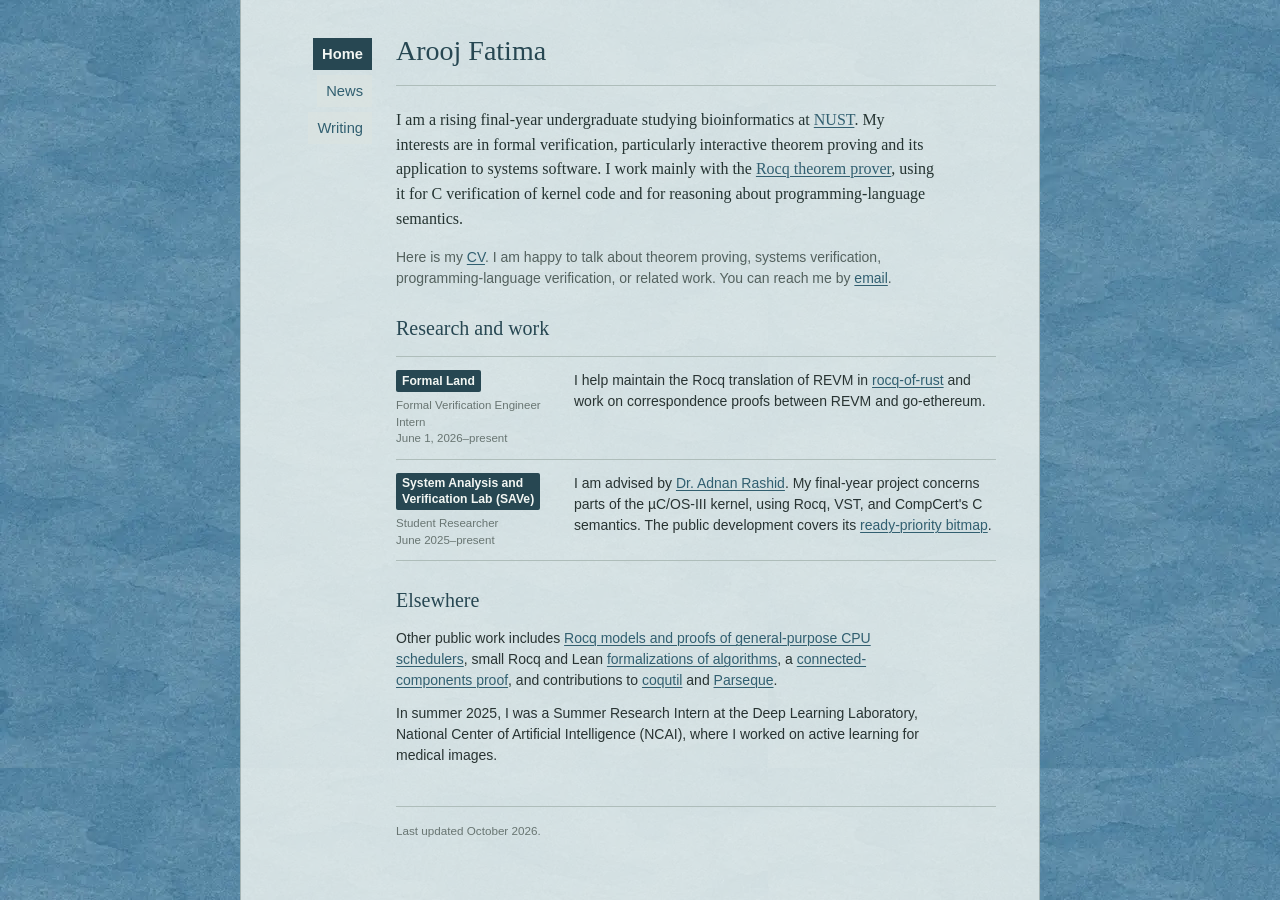
<file: index.html>
<!doctype html>
<html lang="en">
<head>
    <meta charset="utf-8">
    <meta name="viewport" content="width=device-width, initial-scale=1">
    <meta name="description" content="Academic homepage of Arooj Fatima.">
    <title>Arooj Fatima</title>
    <link rel="stylesheet" href="style.css">
</head>
<body>
    <div class="page">
        <header class="site_header">
            <div class="identity">
                <a class="site_name" href="index.html">Arooj Fatima</a>
            </div>

            <nav aria-label="Main navigation">
                <a class="current" href="index.html" aria-current="page">Home</a>
                <a href="news.html">News</a>
                <a href="writing.html">Writing</a>
            </nav>
        </header>

        <main>
            <section class="opening">
                <p class="introduction">
                    I am a rising final-year undergraduate studying bioinformatics at
                    <a href="https://nust.edu.pk/">NUST</a>. My interests are in formal verification,
                    particularly interactive theorem proving and its application to systems
                    software. I work mainly with the
                    <a href="https://rocq-prover.org/">Rocq theorem prover</a>, using it for
                    C verification of kernel code and for reasoning about programming-language
                    semantics.
                </p>

                <p class="contact_line">
                    Here is my <a href="files/arooj-fatima-cv.pdf">CV</a>. I am happy to talk
                    about theorem proving, systems verification, programming-language verification,
                    or related work. You can reach me by
                    <a href="mailto:afatima.bsbi23sines@student.nust.edu.pk">email</a>.
                </p>
            </section>

            <section id="work">
                <h1>Research and work</h1>

                <div class="work_entry">
                    <div class="work_label">
                        <h2><a href="https://formal.land/">Formal Land</a></h2>
                        <p>Formal Verification Engineer Intern<br>June 1, 2026–present</p>
                    </div>

                    <p>
                        I help maintain the Rocq translation of REVM in
                        <a href="https://github.com/formal-land/coq-of-rust">rocq-of-rust</a>
                        and work on correspondence proofs between REVM and go-ethereum.
                    </p>
                </div>

                <div class="work_entry">
                    <div class="work_label">
                        <h2 class="long_label">System Analysis and<br>Verification Lab (SAVe)</h2>
                        <p>Student Researcher<br>June 2025–present</p>
                    </div>

                    <p>
                        I am advised by
                        <a href="https://scholar.google.com/citations?user=fmgsqYkAAAAJ&hl=en">Dr. Adnan Rashid</a>.
                        My final-year project concerns parts of the µC/OS-III kernel, using
                        Rocq, VST, and CompCert's C semantics. The public development covers its
                        <a href="https://codeberg.org/cascade/ucos3-vst">ready-priority bitmap</a>.
                    </p>
                </div>
            </section>

            <section id="other-work">
                <h1>Elsewhere</h1>

                <p>
                    Other public work includes
                    <a href="https://codeberg.org/cascade/sched-fv">Rocq models and proofs of general-purpose CPU schedulers</a>,
                    small Rocq and Lean
                    <a href="https://github.com/cascade77/formal-verification-algorithms">formalizations of algorithms</a>,
                    a <a href="https://github.com/cascade77/proof-star-convergence">connected-components proof</a>,
                    and contributions to
                    <a href="https://github.com/mit-plv/coqutil/pulls?q=is%3Apr+author%3Acascade77">coqutil</a>
                    and
                    <a href="https://github.com/rocq-community/parseque/pulls?q=is%3Apr+author%3Acascade77">Parseque</a>.
                </p>

                <p>
                    In summer 2025, I was a Summer Research Intern at the
                    Deep Learning Laboratory, National Center of Artificial Intelligence (NCAI),
                    where I worked on active learning for medical images.
                </p>
            </section>

        </main>

        <footer>
            <p>Last updated October 2026.</p>
        </footer>
    </div>
</body>
</html>
</file>
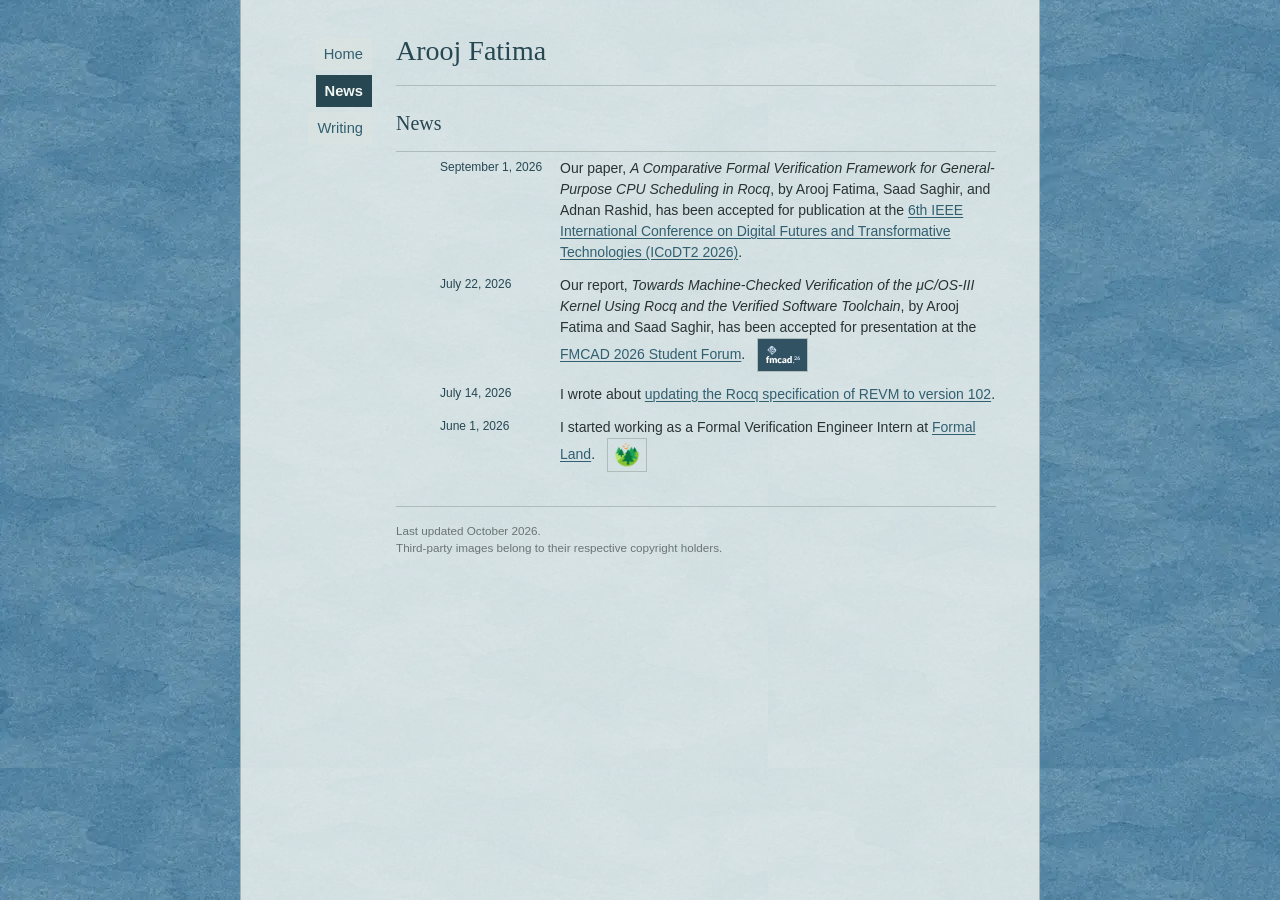
<file: news.html>
<!doctype html>
<html lang="en">
<head>
    <meta charset="utf-8">
    <meta name="viewport" content="width=device-width, initial-scale=1">
    <meta name="description" content="News from Arooj Fatima.">
    <title>News | Arooj Fatima</title>
    <link rel="stylesheet" href="style.css">
</head>
<body>
    <div class="page">
        <header class="site_header">
            <div class="identity">
                <a class="site_name" href="index.html">Arooj Fatima</a>
            </div>

            <nav aria-label="Main navigation">
                <a href="index.html">Home</a>
                <a class="current" href="news.html" aria-current="page">News</a>
                <a href="writing.html">Writing</a>
            </nav>
        </header>

        <main>
            <section>
                <h1>News</h1>

                <dl class="news_list">
                <div>
                    <dt><time datetime="2026-09-01">September 1, 2026</time></dt>
                    <dd>
                        Our paper, <cite>A Comparative Formal Verification Framework for
                        General-Purpose CPU Scheduling in Rocq</cite>, by
                        <span class="paper_authors">Arooj Fatima, Saad Saghir, and Adnan Rashid</span>, has been accepted for publication at the
                        <a href="https://conference.seecs.edu.pk/icodt2-2026/">6th IEEE International Conference on Digital Futures and Transformative Technologies (ICoDT2 2026)</a>.
                    </dd>
                </div>

                <div>
                    <dt><time datetime="2026-07-22">July 22, 2026</time></dt>
                    <dd>
                        Our report, <cite>Towards Machine-Checked Verification of the μC/OS-III
                        Kernel Using Rocq and the Verified Software Toolchain</cite>, by
                        <span class="paper_authors">Arooj Fatima and Saad Saghir</span>, has been accepted
                        for presentation at the
                        <a href="https://fmcad.org/FMCAD26/student_forum/">FMCAD 2026 Student Forum</a>.
                        <a class="event_mark fmcad_mark" href="https://fmcad.org/FMCAD26/student_forum/" aria-label="FMCAD 2026 Student Forum">
                            <img src="assets/fmcad-logo.svg" alt="FMCAD">
                        </a>
                    </dd>
                </div>

                <div>
                    <dt><time datetime="2026-07-14">July 14, 2026</time></dt>
                    <dd>
                        I wrote about <a href="https://formal.land/blog/2026/07/14/revm-v102-upgrade">updating
                        the Rocq specification of REVM to version 102</a>.
                    </dd>
                </div>

                <div>
                    <dt><time datetime="2026-06-01">June 1, 2026</time></dt>
                    <dd>
                        I started working as a Formal Verification Engineer Intern at
                        <a href="https://formal.land/">Formal Land</a>.
                        <a class="event_mark" href="https://formal.land/" aria-label="Formal Land">
                            <img src="assets/formal-land-logo.png" alt="Formal Land">
                        </a>
                    </dd>
                </div>
                </dl>
            </section>

        </main>

        <footer>
            <p>Last updated October 2026.</p>
            <p>Third-party images belong to their respective copyright holders.</p>
        </footer>
    </div>
</body>
</html>
</file>
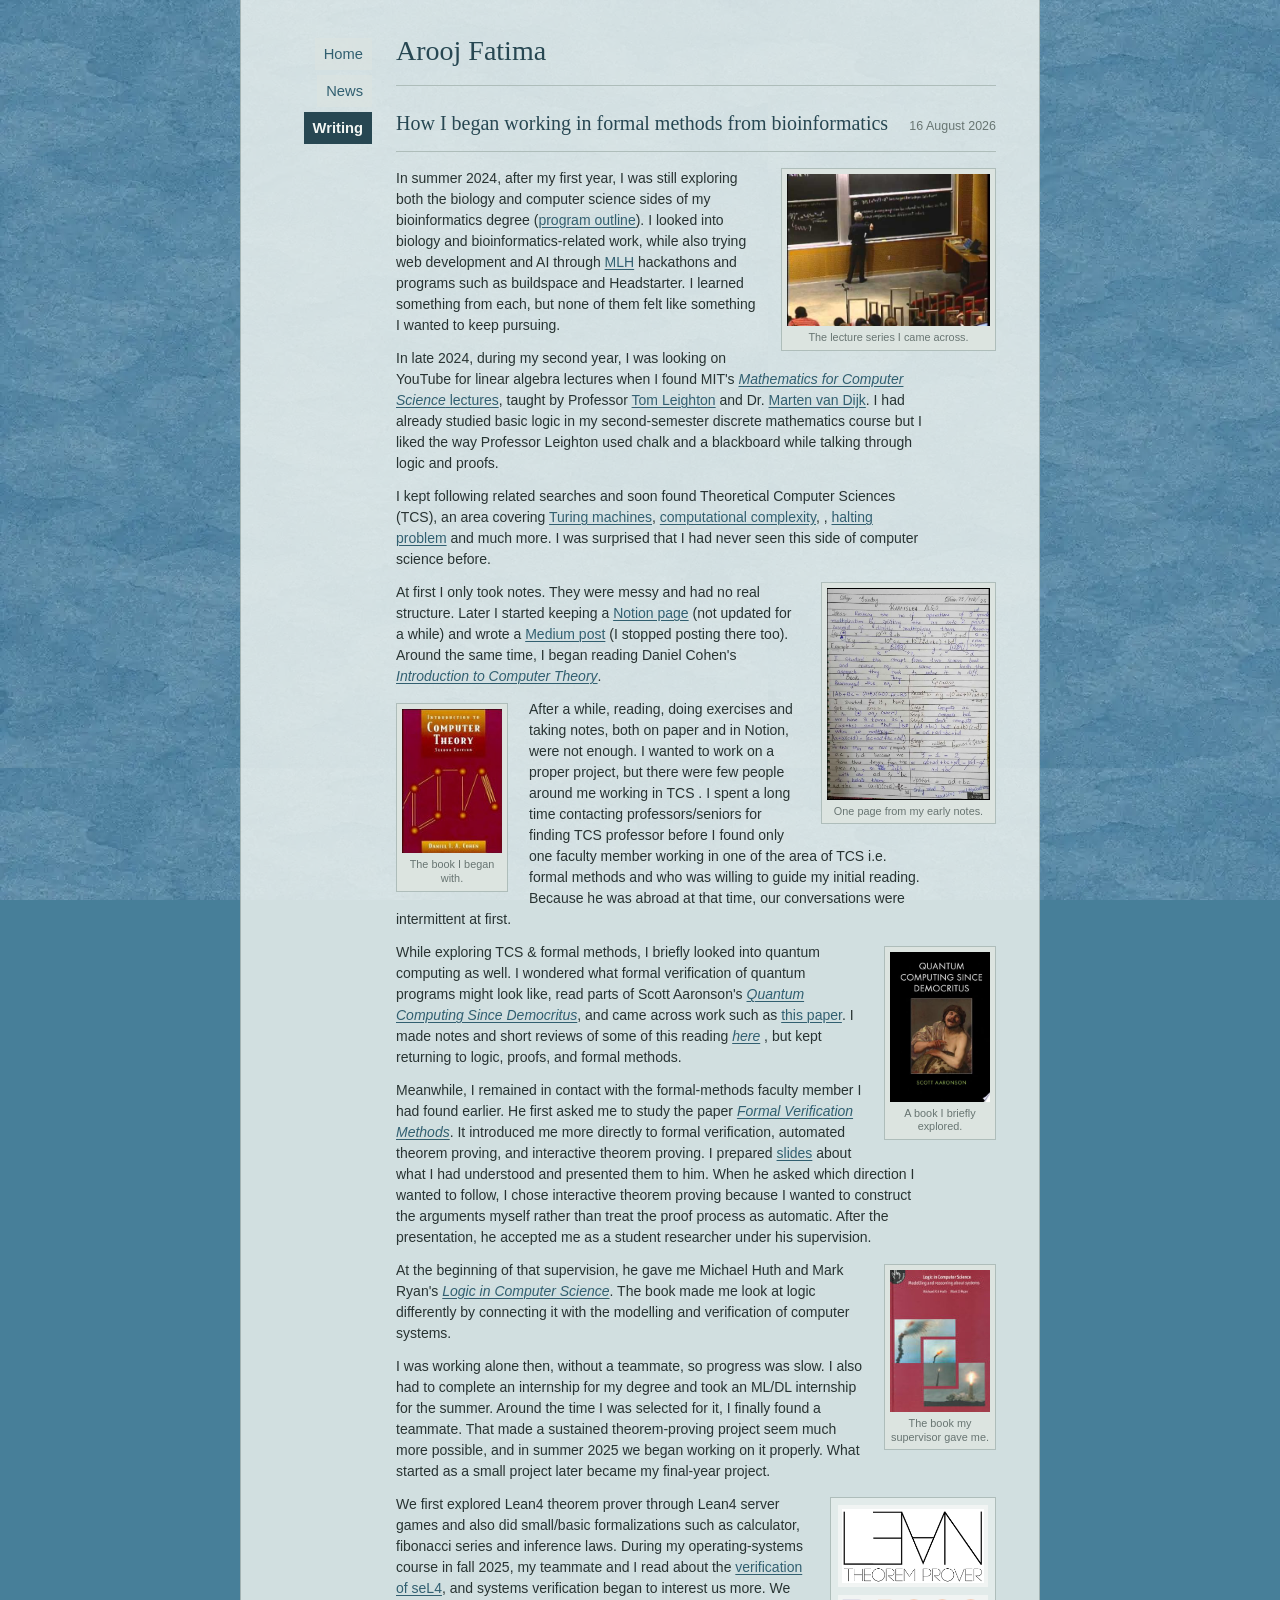
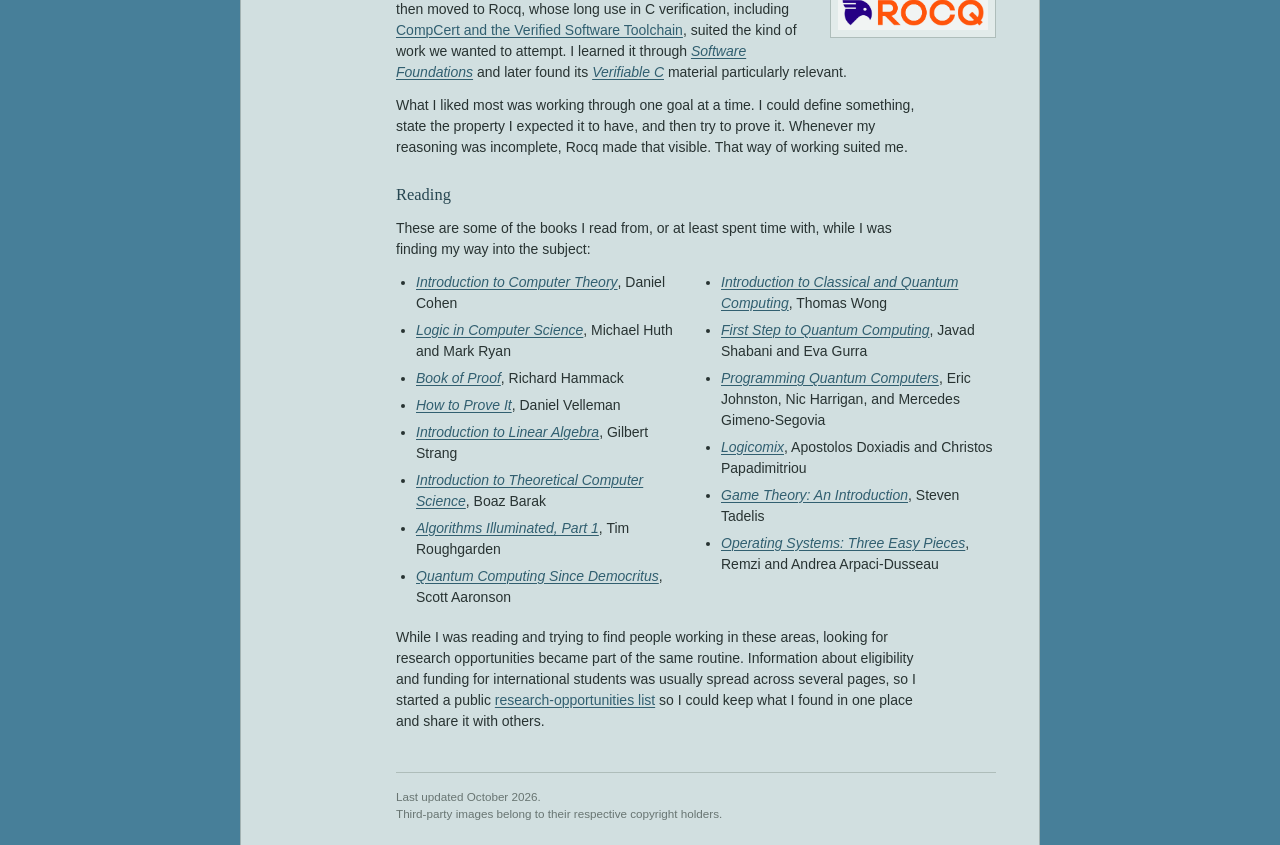
<file: personal.html>
<!doctype html>
<html lang="en">
<head>
    <meta charset="utf-8">
    <meta name="viewport" content="width=device-width, initial-scale=1">
    <meta name="description" content="How Arooj Fatima began working in formal methods from bioinformatics.">
    <title>How I began working in formal methods from bioinformatics | Arooj Fatima</title>
    <link rel="stylesheet" href="style.css">
</head>
<body>
    <div class="page">
        <header class="site_header">
            <div class="identity">
                <a class="site_name" href="index.html">Arooj Fatima</a>
            </div>

            <nav aria-label="Main navigation">
                <a href="index.html">Home</a>
                <a href="news.html">News</a>
                <a class="current" href="writing.html" aria-current="page">Writing</a>
            </nav>
        </header>

        <main>
            <article class="personal">
                <header class="article_header">
                    <h1>How I began working in formal methods from bioinformatics</h1>
                    <p>16 August 2026</p>
                </header>

                <figure class="video_picture">
                    <a href="https://www.youtube.com/playlist?list=PLB7540DEDD482705B">
                        <img src="assets/mit-mcs-lecture.jpg" alt="Tom Leighton teaching Mathematics for Computer Science at a blackboard">
                    </a>
                    <figcaption>The lecture series I came across.</figcaption>
                </figure>

               <p>
                  In summer 2024, after my first year, I was still exploring both the
                  biology and computer science sides of my bioinformatics degree
                  (<a href="https://sines.nust.edu.pk/program/bs-bioinformatics-for-fall-2023-entry">program outline</a>).
                  I looked into biology and bioinformatics-related work, while also trying
                   web development and AI through
                   <a href="https://www.mlh.com/">MLH</a> hackathons and programs such as
                 buildspace and Headstarter. I learned something from each, but none of
                 them felt like something I wanted to keep pursuing.
              </p>

                <p>
                    In late 2024, during my second year, I was looking on YouTube for
                    linear algebra lectures when I found MIT's
                    <a href="https://www.youtube.com/playlist?list=PLB7540DEDD482705B"><cite>Mathematics for Computer Science</cite> lectures</a>,
                    taught by Professor
                    <a href="https://math.mit.edu/directory/profile.html?pid=144">Tom Leighton</a>
                    and Dr.
                    <a href="https://scl.engr.uconn.edu/people/uli/info.php">Marten van Dijk</a>.
                    I had already studied basic logic in my second-semester discrete mathematics
                    course
                    but I liked the way Professor Leighton used chalk and a blackboard while talking
                    through logic and proofs.
                </p>

                <p>
                    I kept following related searches and soon found Theoretical Computer Sciences (TCS), an area covering
                    <a href="https://en.wikipedia.org/wiki/Turing_machine">Turing machines</a>,
                    <a href="https://en.wikipedia.org/wiki/Computational_complexity_theory">computational complexity</a>,
                    , <a href="https://en.wikipedia.org/wiki/Halting_problem">halting problem</a> and much more.
                    I was surprised that I had never seen this side of computer science before.
                </p>



                <figure class="notes_picture">
                    <a href="assets/early-paper-notes.png">
                        <img src="assets/early-paper-notes.png" alt="A page of handwritten notes about Karatsuba multiplication from February 2025">
                    </a>
                    <figcaption>One page from my early notes.</figcaption>
                </figure>

                <p>
                    At first I only took notes. They were messy and had no real structure. Later
                    I started keeping a
                    <a href="https://adaptive-cabinet-d28.notion.site/Sorta-Trying-181b884de0bf809f82f6f02ce667d0ae">Notion page</a>
                    (not updated for a while) and wrote a
                    <a href="https://medium.com/@aroojwork9/theoretical-cs-from-curiosity-to-consistency-7e35f3893bc5?sharedUserId=aroojwork9">Medium post</a>
                    (I stopped posting there too). Around the same time, I began reading
                    Daniel Cohen's
                    <a href="https://books.google.com/books/about/Introduction_to_Computer_Theory.html?id=YqScEAAAQBAJ"><cite>Introduction to Computer Theory</cite></a>.
                </p>

                <figure class="book_picture">
                    <a href="https://books.google.com/books/about/Introduction_to_Computer_Theory.html?id=YqScEAAAQBAJ">
                        <img src="assets/cohen-cover.jpg" alt="Cover of Introduction to Computer Theory by Daniel Cohen">
                    </a>
                    <figcaption>The book I began with.</figcaption>
                </figure>

                <p>
                    After a while, reading, doing exercises and taking notes, both on paper and in Notion, were not
                    enough. I wanted to work on a proper project, but there were few people around
                    me working in TCS . I spent a long time contacting professors/seniors for finding TCS professor before I
                    found only one faculty member working in one of the area of TCS i.e. formal methods and who was willing to guide my initial
                    reading. Because he was abroad at that time, our conversations were intermittent at first.
                </p>

                <figure class="quantum_book_picture">
                    <a href="https://www.cambridge.org/core/books/quantum-computing-since-democritus/197A4CD13738E10AAD787DBB78D8E92C">
                        <img src="assets/quantum-computing-since-democritus.jpg" alt="Cover of Quantum Computing Since Democritus by Scott Aaronson">
                    </a>
                    <figcaption>A book I briefly explored.</figcaption>
                </figure>

                <p>
                    While exploring TCS & formal methods, I briefly looked into quantum
                    computing as well. I wondered what formal verification of quantum programs
                    might look like, read parts of Scott Aaronson's
                    <a href="https://www.scottaaronson.com/democritus/"><cite>Quantum Computing Since Democritus</cite></a>,
                    and came across work such as
                    <a href="https://dl.acm.org/doi/full/10.1145/3624483">this paper</a>.
                    I made notes and short reviews of some of this reading
                    <a href="https://adaptive-cabinet-d28.notion.site/Aaranson-s-Book-TCS-QC-182b884de0bf80d0a0f2c9e84c7a1df7"><cite>here</cite></a>
                    , but kept returning to
                    logic, proofs, and formal methods.
                </p>

                <p>
                    Meanwhile, I remained in contact with the formal-methods faculty member I had
                    found earlier. He first asked me to study the paper
                    <a href="https://www.researchgate.net/publication/345049259_Formal_Verification_Methods"><cite>Formal Verification Methods</cite></a>.
                    It introduced me more directly to formal verification, automated theorem
                    proving, and interactive theorem proving. I prepared
                    <a href="https://github.com/unnoun9/fyp-tp-playground/blob/master/playground_a/fv_research_paper_slides.pdf">slides</a> about what I had understood and
                    presented them to him. When he asked which direction I wanted to follow, I
                    chose interactive theorem proving because I wanted to construct the arguments
                    myself rather than treat the proof process as automatic. After the
                    presentation, he accepted me as a student researcher under his supervision.
                </p>

                <figure class="logic_book_picture">
                    <a href="https://www.cambridge.org/highereducation/books/logic-in-computer-science/9022E2BE5E7C9F20D259F4A83986236C">
                        <img src="assets/logic-in-computer-science.jpg" alt="Cover of Logic in Computer Science by Michael Huth and Mark Ryan">
                    </a>
                    <figcaption>The book my supervisor gave me.</figcaption>
                </figure>

                <p>
                    At the beginning of that supervision, he gave me Michael Huth and Mark Ryan's
                    <a href="https://www.cambridge.org/highereducation/books/logic-in-computer-science/9022E2BE5E7C9F20D259F4A83986236C"><cite>Logic in Computer Science</cite></a>.
                    The book made me look at logic  differently by connecting it with
                    the modelling and verification of computer systems.
                </p>

                <p>
                    I was working alone then, without a teammate, so progress was slow. I also had
                    to complete an internship for my degree and took an ML/DL internship for the
                    summer. Around the time I was selected for it, I finally found a teammate.
                    That made a sustained theorem-proving project seem much more possible, and in
                    summer 2025 we began working on it properly. What started as a small project
                    later became my final-year project.
                </p>

                <div class="prover_marks" aria-label="Proof assistants I began with">
                    <a href="https://lean-lang.org/">
                        <img src="assets/lean-logo.png" alt="Lean theorem prover">
                    </a>
                    <a href="https://rocq-prover.org/">
                        <img src="assets/rocq-logo.png" alt="Rocq Prover">
                    </a>
                </div>

                <p>
                  We first explored Lean4 theorem prover through Lean4 server games and also did small/basic formalizations such as calculator, fibonacci series and inference laws. During my operating-systems course in fall 2025, my
                    teammate and I read about the
                    <a href="https://sel4.org/Verification/">verification of seL4</a>, and systems
                    verification began to interest us more. We then moved to Rocq, whose long use
                    in C verification, including
                    <a href="https://rocq-prover.org/">CompCert and the Verified Software Toolchain</a>,
                    suited the kind of work we wanted to attempt. I learned it through
                    <a href="https://softwarefoundations.cis.upenn.edu/"><cite>Software Foundations</cite></a>
                    and later found its
                    <a href="https://vst.cs.princeton.edu/download/VC.pdf"><cite>Verifiable C</cite></a>
                    material particularly relevant.
                </p>

                <p>
                    What I liked most was working through one goal at a time. I could define something, state the property I expected it to have, and then try to prove it. Whenever my reasoning was incomplete, Rocq made that visible. That way of working suited me.
                </p>

                <h2>Reading</h2>

                <p>
                    These are some of the books I read from, or at least spent time with, while I
                    was finding my way into the subject:
                </p>

                <ul class="reading_list">
                    <li><a href="https://books.google.com/books/about/Introduction_to_Computer_Theory.html?id=YqScEAAAQBAJ"><cite>Introduction to Computer Theory</cite></a>, Daniel Cohen</li>
                    <li><a href="https://www.cambridge.org/highereducation/books/logic-in-computer-science/9022E2BE5E7C9F20D259F4A83986236C"><cite>Logic in Computer Science</cite></a>, Michael Huth and Mark Ryan</li>
                    <li><a href="https://richardhammack.github.io/BookOfProof/Main.pdf"><cite>Book of Proof</cite></a>, Richard Hammack</li>
                    <li><a href="https://www.cambridge.org/core/books/how-to-prove-it/6D2965D625C6836CD4A785A2C843B3DA"><cite>How to Prove It</cite></a>, Daniel Velleman</li>
                    <li><a href="https://math.mit.edu/~gs/linearalgebra/"><cite>Introduction to Linear Algebra</cite></a>, Gilbert Strang</li>
                    <li><a href="https://files.boazbarak.org/introtcs/lnotes_book.pdf"><cite>Introduction to Theoretical Computer Science</cite></a>, Boaz Barak</li>
                    <li><a href="https://www.algorithmsilluminated.org/"><cite>Algorithms Illuminated, Part 1</cite></a>, Tim Roughgarden</li>
                    <li><a href="https://www.scottaaronson.com/democritus/"><cite>Quantum Computing Since Democritus</cite></a>, Scott Aaronson</li>
                    <li><a href="https://www.thomaswong.net/introduction-to-classical-and-quantum-computing-1e4p.pdf"><cite>Introduction to Classical and Quantum Computing</cite></a>, Thomas Wong</li>
                    <li><a href="https://link.springer.com/book/10.1007/978-3-031-43939-9"><cite>First Step to Quantum Computing</cite></a>, Javad Shabani and Eva Gurra</li>
                    <li><a href="https://www.oreilly.com/library/view/programming-quantum-computers/9781492039679/"><cite>Programming Quantum Computers</cite></a>, Eric Johnston, Nic Harrigan, and Mercedes Gimeno-Segovia</li>
                    <li><a href="https://www.bloomsbury.com/us/logicomix-9781596914520/"><cite>Logicomix</cite></a>, Apostolos Doxiadis and Christos Papadimitriou</li>
                    <li><a href="https://press.princeton.edu/books/hardcover/9780691129082/game-theory"><cite>Game Theory: An Introduction</cite></a>, Steven Tadelis</li>
                    <li><a href="https://pages.cs.wisc.edu/~remzi/OSTEP/"><cite>Operating Systems: Three Easy Pieces</cite></a>, Remzi and Andrea Arpaci-Dusseau</li>
                </ul>

                <p>
                    While I was reading and trying to find people working in these areas, looking
                    for research opportunities became part of the same routine. Information about
                    eligibility and funding for international students was usually spread across
                    several pages, so I started a public
                    <a href="https://github.com/cascade77/research-opportunities">research-opportunities list</a>
                    so I could keep what I found in one place and share it with others.
                </p>
            </article>
        </main>

        <footer>
            <p>Last updated October 2026.</p>
            <p>Third-party images belong to their respective copyright holders.</p>
        </footer>
    </div>
</body>
</html>
</file>
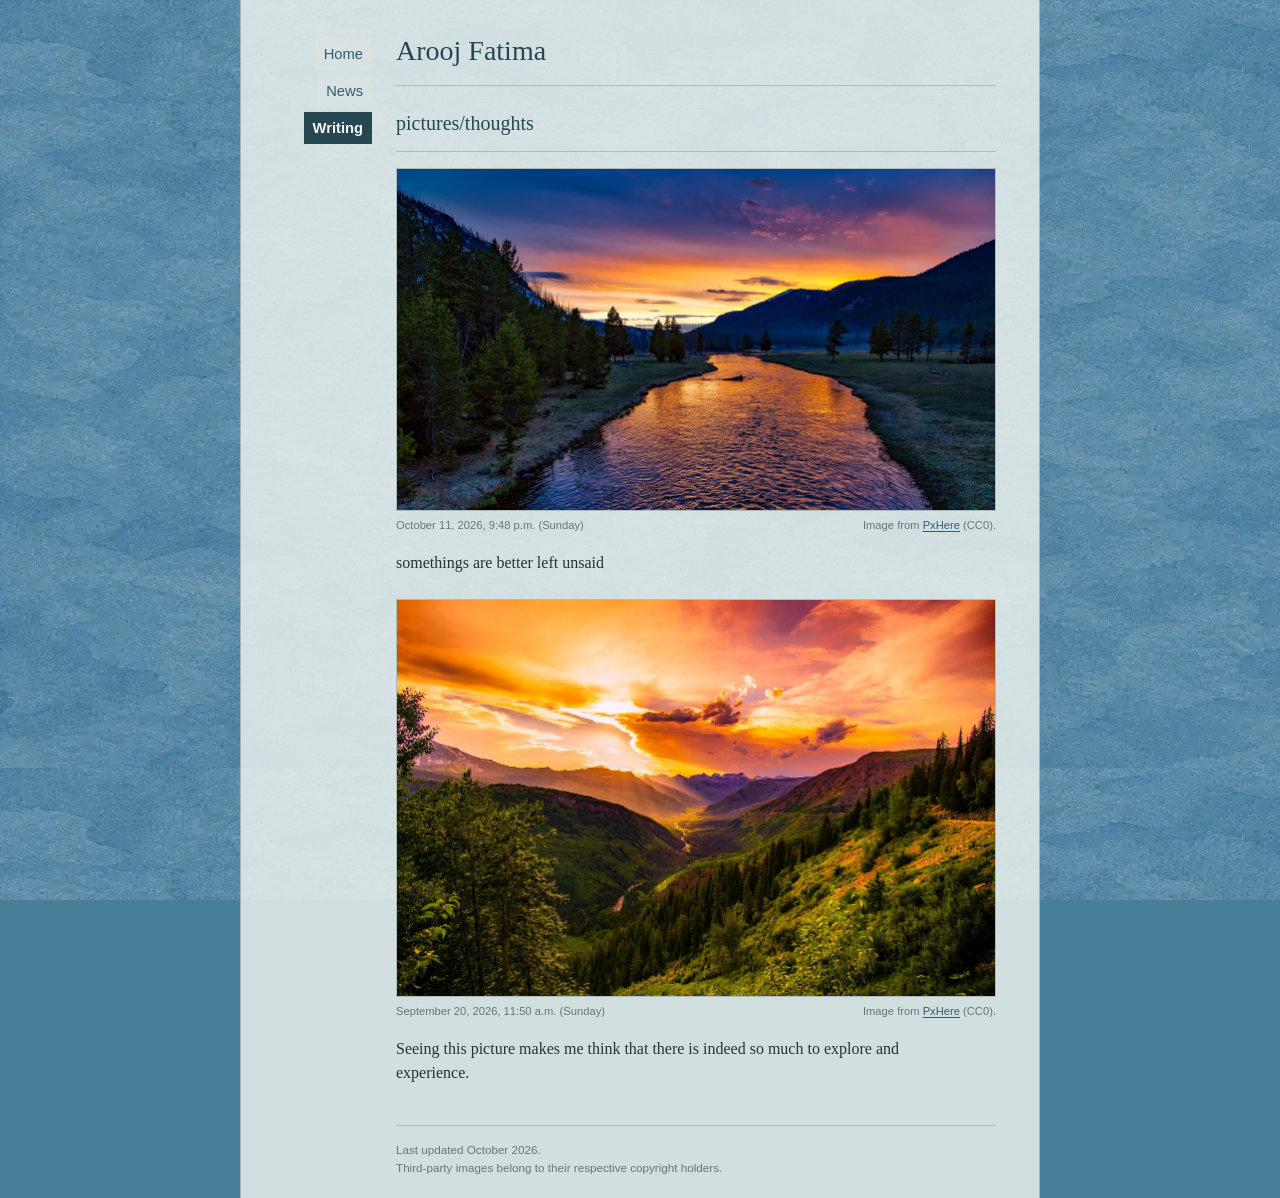
<file: pictures-and-thoughts.html>
<!doctype html>
<html lang="en">
<head>
    <meta charset="utf-8">
    <meta name="viewport" content="width=device-width, initial-scale=1">
    <meta name="description" content="Pictures and thoughts by Arooj Fatima.">
    <title>pictures/thoughts | Arooj Fatima</title>
    <link rel="stylesheet" href="style.css">
</head>
<body>
    <div class="page">
        <header class="site_header">
            <div class="identity">
                <a class="site_name" href="index.html">Arooj Fatima</a>
            </div>

            <nav aria-label="Main navigation">
                <a href="index.html">Home</a>
                <a href="news.html">News</a>
                <a class="current" href="writing.html" aria-current="page">Writing</a>
            </nav>
        </header>

        <main>
            <article>
                <header class="article_header">
                    <h1>pictures/thoughts</h1>
                </header>

                <section>
                    <figure class="visual_note">
                        <img src="assets/better-left-unsaid.jpg" alt="An orange sunset reflected in a river between forested mountains." width="1200" height="684">
                        <figcaption>
                            <time datetime="2026-10-11T21:48:00+05:00">October 11, 2026, 9:48 p.m. (Sunday)</time>
                            <span>Image from <a href="https://pxhere.com/en/photo/547984">PxHere</a> (CC0).</span>
                        </figcaption>
                    </figure>

                    <p class="visual_note_text">
                        somethings are better left unsaid
                    </p>
                </section>

                <section>
                    <figure class="visual_note">
                        <img src="assets/never-been-to-such-places.jpg" alt="A mountain valley beneath an orange sunset.">
                        <figcaption>
                            <time datetime="2026-09-20T11:50:00+05:00">September 20, 2026, 11:50 a.m. (Sunday)</time>
                            <span>Image from <a href="https://pxhere.com/en/photo/1178446">PxHere</a> (CC0).</span>
                        </figcaption>
                    </figure>

                    <p class="visual_note_text">
                        Seeing this picture makes me think that there is indeed so much to explore and experience.
                    </p>
                </section>
            </article>
        </main>

        <footer>
            <p>Last updated October 2026.</p>
            <p>Third-party images belong to their respective copyright holders.</p>
        </footer>
    </div>
</body>
</html>
</file>
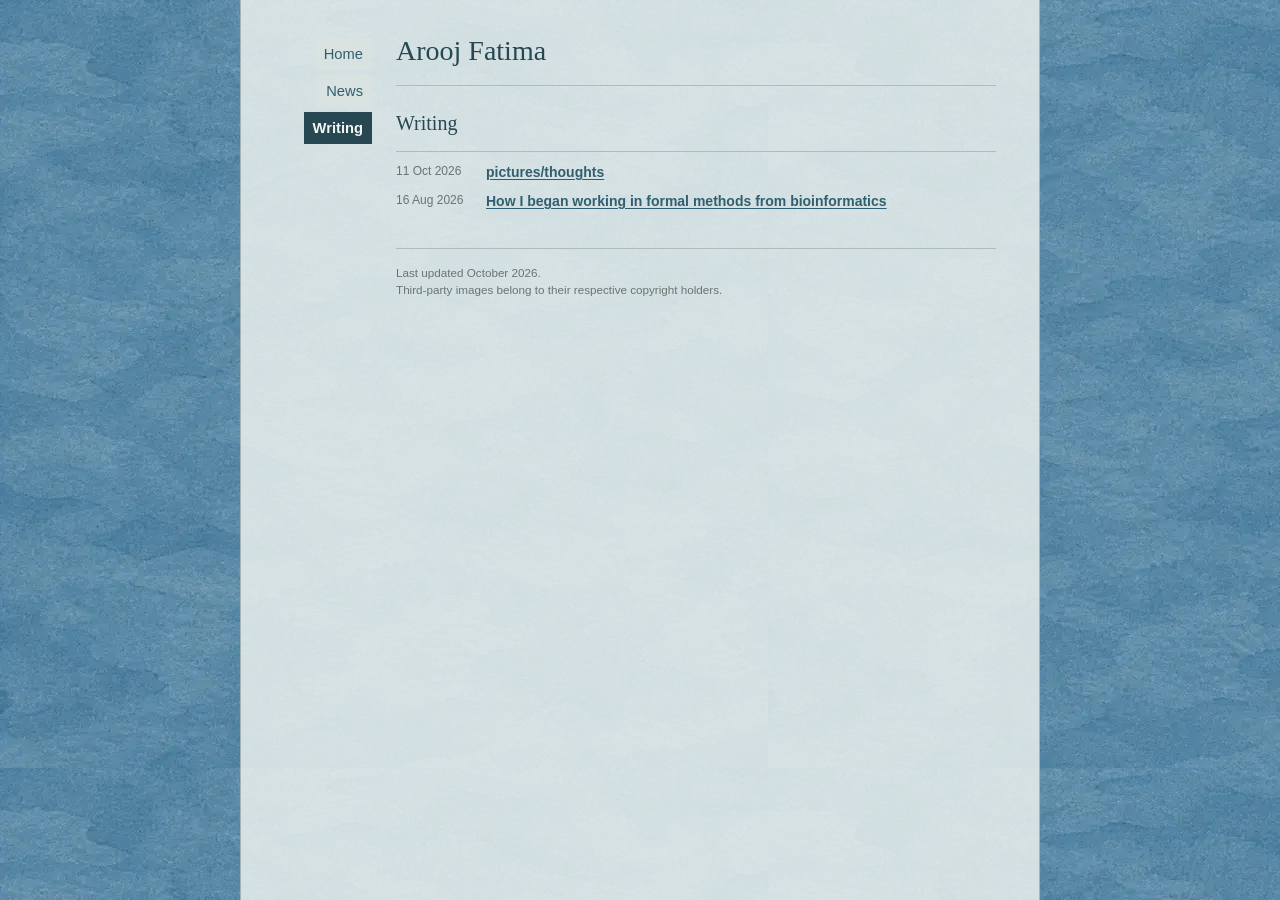
<file: writing.html>
<!doctype html>
<html lang="en">
<head>
    <meta charset="utf-8">
    <meta name="viewport" content="width=device-width, initial-scale=1">
    <meta name="description" content="Writing by Arooj Fatima.">
    <title>Writing | Arooj Fatima</title>
    <link rel="stylesheet" href="style.css">
</head>
<body>
    <div class="page">
        <header class="site_header">
            <div class="identity">
                <a class="site_name" href="index.html">Arooj Fatima</a>
            </div>

            <nav aria-label="Main navigation">
                <a href="index.html">Home</a>
                <a href="news.html">News</a>
                <a class="current" href="writing.html" aria-current="page">Writing</a>
            </nav>
        </header>

        <main>
            <section>
                <h1>Writing</h1>

                <ul class="writing_list">
                    <li>
                        <span>11 Oct 2026</span>
                        <p>
                            <a href="pictures-and-thoughts.html"><strong>pictures/thoughts</strong></a>
                        </p>
                    </li>
                    <li>
                        <span>16 Aug 2026</span>
                        <p>
                            <a href="personal.html"><strong>How I began working in formal methods from bioinformatics</strong></a>
                        </p>
                    </li>
                </ul>
            </section>
        </main>

        <footer>
            <p>Last updated October 2026.</p>
            <p>Third-party images belong to their respective copyright holders.</p>
        </footer>
    </div>
</body>
</html>
</file>
<file: style.css>
:root
{
    color-scheme: light;
    --ground: #477f99;
    --paper: rgba(239, 244, 241, 0.74);
    --ink: #283332;
    --heading: #274752;
    --link: #315f70;
    --link_hover: #183e4d;
    --line: #aebdba;
    --soft: #dce4e0;
    --quiet: #687572;
}

*
{
    box-sizing: border-box;
}

html
{
    min-height: 100%;
    background-color: var(--ground);
    background-image: url("assets/paper-lake-waves.webp");
    background-attachment: fixed;
    background-position: 0 0;
    background-repeat: repeat;
}

body
{
    min-height: 100vh;
    margin: 0;
    color: var(--ink);
    background: transparent;
    font-family: Arial, Helvetica, sans-serif;
    font-size: 14px;
    line-height: 1.5;
}

.page
{
    display: grid;
    grid-template-columns: 110px minmax(0, 600px);
    grid-template-rows: auto auto auto;
    align-content: start;
    width: min(800px, calc(100% - 32px));
    min-height: 100vh;
    margin: 0 auto;
    column-gap: 24px;
    padding: 36px 21px 22px;
    background: rgba(239, 244, 241, 0.82);
    border-right: 1px solid rgba(71, 91, 88, 0.34);
    border-left: 1px solid rgba(71, 91, 88, 0.34);
}

.site_header
{
    display: contents;
}

.identity
{
    grid-column: 2;
    grid-row: 1;
    padding-bottom: 13px;
    border-bottom: 1px solid var(--line);
}

.site_name
{
    display: inline-block;
    margin-bottom: 5px;
    color: var(--heading);
    font-family: Georgia, "Times New Roman", serif;
    font-size: 1.75rem;
    line-height: 1.1;
    text-decoration: none;
}

.identity p
{
    margin: 2px 0 0;
    color: var(--quiet);
    font-size: 0.82rem;
    line-height: 1.35;
}

.identity p a
{
    text-decoration: none;
}

nav
{
    display: flex;
    grid-column: 1;
    grid-row: 1 / span 2;
    align-self: start;
    align-items: flex-end;
    flex-direction: column;
    gap: 5px;
    padding-top: 2px;
    font-size: 0.92rem;
    white-space: nowrap;
}

nav a
{
    padding: 4px 8px;
    color: var(--link);
    background: rgba(220, 228, 224, 0.62);
    border: 1px solid transparent;
    text-decoration: none;
}

nav a.current
{
    color: #f2f6f3;
    background: var(--heading);
    border-color: var(--heading);
    font-weight: bold;
}

nav a:hover,
nav a:focus
{
    border-color: var(--line);
    text-decoration: underline;
    text-underline-offset: 3px;
}

@keyframes new_flicker
{
    0%,
    44%,
    100%
    {
        opacity: 1;
    }

    50%,
    94%
    {
        opacity: 0.35;
    }
}

.nav_new
{
    display: inline-block;
    margin-left: 3px;
    padding: 1px 4px;
    color: #fff7ef;
    background: #9a513e;
    font-size: 0.58rem;
    font-weight: bold;
    line-height: 1.25;
    text-transform: uppercase;
    animation: new_flicker 1.8s steps(2, end) infinite;
}

main
{
    grid-column: 2;
    grid-row: 2;
    width: 100%;
    padding: 22px 0 28px;
}

section + section
{
    margin-top: 24px;
}

.opening
{
    display: block;
}

.introduction
{
    color: #243331;
    font-family: Georgia, "Times New Roman", serif;
    font-size: 1rem;
    line-height: 1.55;
}

h1,
h2,
h3
{
    color: var(--heading);
    font-family: Georgia, "Times New Roman", serif;
    font-weight: normal;
}

h1
{
    margin: 0 0 13px;
    font-size: 1.25rem;
}

h2
{
    margin: 0 0 10px;
    font-size: 1.03rem;
}

h3
{
    margin: 18px 0 3px;
    font-size: 1rem;
}

p
{
    max-width: 68ch;
    margin: 0 0 12px;
}

a
{
    color: var(--link);
}

a:hover,
a:focus
{
    color: var(--link_hover);
}

main a
{
    text-decoration-thickness: 1px;
    text-underline-offset: 2px;
}

.contact_line
{
    margin-top: 15px;
    color: #53615e;
}

.contact_line a
{
    overflow-wrap: anywhere;
}

.work_entry
{
    display: grid;
    grid-template-columns: 155px minmax(0, 1fr);
    gap: 23px;
    padding: 13px 0 12px;
    border-top: 1px solid var(--line);
}

.work_entry:last-child
{
    border-bottom: 1px solid var(--line);
}

.work_entry p
{
    margin: 0;
}

.work_label h2
{
    display: inline-block;
    margin: 0 0 5px;
    padding: 2px 6px;
    color: #f2f6f3;
    background: var(--heading);
    border-radius: 2px;
    font-family: Arial, Helvetica, sans-serif;
    font-size: 0.76rem;
    font-weight: bold;
}

.work_label h2 a
{
    color: inherit;
    text-decoration: none;
}

.work_label h2.long_label
{
    line-height: 1.35;
}

.work_label p
{
    color: var(--quiet);
    font-size: 0.72rem;
    line-height: 1.45;
}

.arrow_list,
.star_list
{
    margin: 0;
    padding: 0;
    list-style: none;
}

.arrow_list li
{
    display: grid;
    grid-template-columns: 18px minmax(0, 1fr);
    gap: 5px;
    margin-bottom: 8px;
}

.arrow_list li > span,
.star_list li > span
{
    color: #607f75;
}

.arrow_list p
{
    margin: 0;
}

.page_links
{
    display: grid;
    grid-template-columns: repeat(3, 1fr);
    gap: 13px;
}

.page_links a
{
    display: grid;
    grid-template-columns: 58px minmax(0, 1fr);
    grid-template-rows: auto auto;
    column-gap: 10px;
    min-height: 61px;
    padding: 6px;
    background: rgba(220, 228, 224, 0.68);
    border: 1px solid var(--line);
    text-decoration: none;
}

.page_links img
{
    grid-row: 1 / 3;
    width: 58px;
    height: 47px;
    object-fit: cover;
}

.page_links span
{
    align-self: end;
    line-height: 1.15;
}

.page_links small
{
    align-self: start;
    margin-top: 3px;
    color: var(--quiet);
    font-size: 0.72rem;
    line-height: 1.15;
}

.news_list
{
    margin: 0;
    border-top: 1px solid var(--line);
}

.news_list div
{
    display: grid;
    grid-template-columns: 34px 110px minmax(0, 1fr);
    column-gap: 10px;
    padding: 6px 0;
}

.news_list dt
{
    grid-column: 2;
}

.news_list dd
{
    grid-column: 3;
}

.latest_news::before
{
    grid-column: 1;
    grid-row: 1;
    align-self: start;
    justify-self: start;
    padding: 1px 4px;
    color: #fff7ef;
    background: #9a513e;
    content: "new";
    font-size: 0.58rem;
    font-weight: bold;
    line-height: 1.25;
    text-transform: uppercase;
    animation: new_flicker 1.8s steps(2, end) infinite;
}

.news_list dt
{
    color: var(--heading);
    font-size: 0.75rem;
    font-weight: normal;
    white-space: nowrap;
}

.news_list dd
{
    margin: 0;
}

.paper_authors
{
    color: var(--ink);
}

.event_mark
{
    display: inline-block;
    margin-left: 8px;
    padding: 2px 5px;
    border: 1px solid var(--line);
    vertical-align: middle;
}

.event_mark img
{
    display: block;
    width: 28px;
    height: 28px;
    object-fit: contain;
}

.event_mark.fmcad_mark
{
    background: #315262;
}

.event_mark.fmcad_mark img
{
    width: 39px;
}

.quiet
{
    color: var(--quiet);
    font-style: italic;
}

.article_header
{
    display: flex;
    align-items: baseline;
    justify-content: space-between;
    gap: 20px;
    margin-bottom: 16px;
    border-bottom: 1px solid var(--line);
}

.article_header p
{
    color: var(--quiet);
    font-size: 0.78rem;
}

.visual_note
{
    margin: 0;
}

.visual_note img
{
    display: block;
    width: 100%;
    height: auto;
    border: 1px solid var(--line);
}

.visual_note figcaption
{
    display: flex;
    justify-content: space-between;
    gap: 16px;
    margin-top: 6px;
    color: var(--quiet);
    font-size: 0.7rem;
}

.visual_note_text
{
    margin-top: 18px;
    font-family: Georgia, "Times New Roman", serif;
    font-size: 1rem;
}

.video_picture
{
    float: right;
    clear: right;
    width: 215px;
    margin: 0 0 17px 25px;
    padding: 5px;
    background: var(--soft);
    border: 1px solid var(--line);
    text-align: center;
}

.video_picture img
{
    display: block;
    width: 100%;
    height: auto;
}

.video_picture figcaption
{
    margin-top: 5px;
    color: var(--quiet);
    font-size: 0.68rem;
    line-height: 1.25;
}

.notes_picture
{
    float: right;
    clear: right;
    width: 175px;
    margin: 0 0 17px 25px;
    padding: 5px;
    background: var(--soft);
    border: 1px solid var(--line);
    text-align: center;
}

.notes_picture img
{
    display: block;
    width: 100%;
    height: auto;
}

.notes_picture figcaption
{
    margin-top: 5px;
    color: var(--quiet);
    font-size: 0.68rem;
    line-height: 1.25;
}

.book_picture
{
    float: left;
    width: 112px;
    margin: 4px 21px 13px 0;
    padding: 5px;
    background: var(--soft);
    border: 1px solid var(--line);
    text-align: center;
}

.book_picture img
{
    display: block;
    width: 100%;
    height: auto;
}

.book_picture figcaption
{
    margin-top: 5px;
    color: var(--quiet);
    font-size: 0.68rem;
    line-height: 1.25;
}

.quantum_book_picture,
.logic_book_picture
{
    float: right;
    width: 112px;
    margin: 4px 0 13px 21px;
    padding: 5px;
    background: var(--soft);
    border: 1px solid var(--line);
    text-align: center;
}

.quantum_book_picture img,
.logic_book_picture img
{
    display: block;
    width: 100%;
    height: auto;
}

.quantum_book_picture figcaption,
.logic_book_picture figcaption
{
    margin-top: 5px;
    color: var(--quiet);
    font-size: 0.68rem;
    line-height: 1.25;
}

.prover_marks
{
    float: right;
    display: grid;
    width: 166px;
    gap: 8px;
    margin: 3px 0 14px 22px;
    padding: 7px;
    background: rgba(239, 244, 241, 0.58);
    border: 1px solid var(--line);
}

.prover_marks a
{
    display: block;
    padding: 4px;
    background: rgba(246, 248, 246, 0.76);
}

.prover_marks img
{
    display: block;
    width: 100%;
    height: auto;
}

.milestone_marks
{
    display: flex;
    clear: both;
    gap: 12px;
    margin: 18px 0 23px;
}

.milestone_marks a
{
    display: flex;
    align-items: center;
    gap: 8px;
    min-width: 135px;
    padding: 5px 9px;
    background: var(--soft);
    border: 1px solid var(--line);
    font-size: 0.76rem;
}

.milestone_marks img
{
    width: 34px;
    height: 34px;
    object-fit: contain;
}

.milestone_marks .fmcad_mark
{
    color: #e4edf5;
    background: #315262;
}

.milestone_marks .fmcad_mark img
{
    width: 47px;
}

.earlier_work,
.writing_list
{
    margin: 3px 0 0;
    padding: 0;
    list-style: none;
}

.writing_list
{
    padding-top: 10px;
    border-top: 1px solid var(--line);
}

.earlier_work li,
.writing_list li
{
    display: grid;
    grid-template-columns: 78px minmax(0, 1fr);
    gap: 12px;
    margin-bottom: 8px;
}

.earlier_work span,
.writing_list span
{
    color: var(--quiet);
    font-size: 0.75rem;
}

.earlier_work p,
.writing_list p
{
    margin: 0;
}

.personal h2
{
    margin-top: 25px;
}

.reading_list
{
    columns: 2;
    column-gap: 30px;
    margin: 3px 0 19px;
    padding-left: 20px;
}

.reading_list li
{
    break-inside: avoid;
    margin-bottom: 6px;
}

.star_list
{
    margin: 3px 0 17px;
}

.star_list li
{
    display: grid;
    grid-template-columns: 18px minmax(0, 1fr);
    gap: 4px;
    margin-bottom: 4px;
}

footer
{
    grid-column: 2;
    grid-row: 3;
    width: 100%;
    padding-top: 15px;
    border-top: 1px solid var(--line);
    color: var(--quiet);
    font-size: 0.73rem;
}

footer p
{
    margin: 0;
}

@media (max-width: 810px)
{
    html
    {
        background-attachment: scroll;
    }

    .page
    {
        display: block;
        width: min(100% - 24px, 720px);
        padding: 30px 25px 20px;
    }

    .site_header
    {
        display: grid;
        grid-template-columns: 1fr;
        gap: 17px;
    }

    .identity
    {
        grid-column: 1;
    }

    nav
    {
        grid-column: 1;
        grid-row: auto;
        align-items: stretch;
        flex-direction: row;
        justify-self: start;
        padding-top: 0;
        white-space: normal;
    }

    .page_links
    {
        grid-template-columns: 1fr;
        max-width: 280px;
    }

}

@media (prefers-reduced-motion: reduce)
{
    .nav_new,
    .latest_news::before
    {
        animation: none;
    }
}

@media (max-width: 480px)
{
    .page
    {
        width: 100%;
        padding: 24px 20px 18px;
        border: 0;
    }

    .work_entry
    {
        grid-template-columns: 1fr;
        gap: 7px;
    }

    .news_list div
    {
        grid-template-columns: 1fr;
        gap: 2px;
    }

    .news_list dt,
    .news_list dd,
    .latest_news::before
    {
        grid-column: 1;
    }

    .video_picture
    {
        float: none;
        width: min(100%, 310px);
        margin: 0 0 18px;
    }

    .notes_picture
    {
        float: none;
        width: min(100%, 220px);
        margin: 0 0 18px;
    }

    .book_picture
    {
        width: 100px;
    }

    .quantum_book_picture,
    .logic_book_picture
    {
        width: 100px;
    }

    .prover_marks
    {
        width: 145px;
        margin-left: 16px;
    }

    .milestone_marks
    {
        align-items: flex-start;
        flex-direction: column;
    }

    .reading_list
    {
        columns: 1;
    }

    .earlier_work li,
    .writing_list li
    {
        grid-template-columns: 1fr;
        gap: 1px;
        margin-bottom: 11px;
    }
}
</file>
